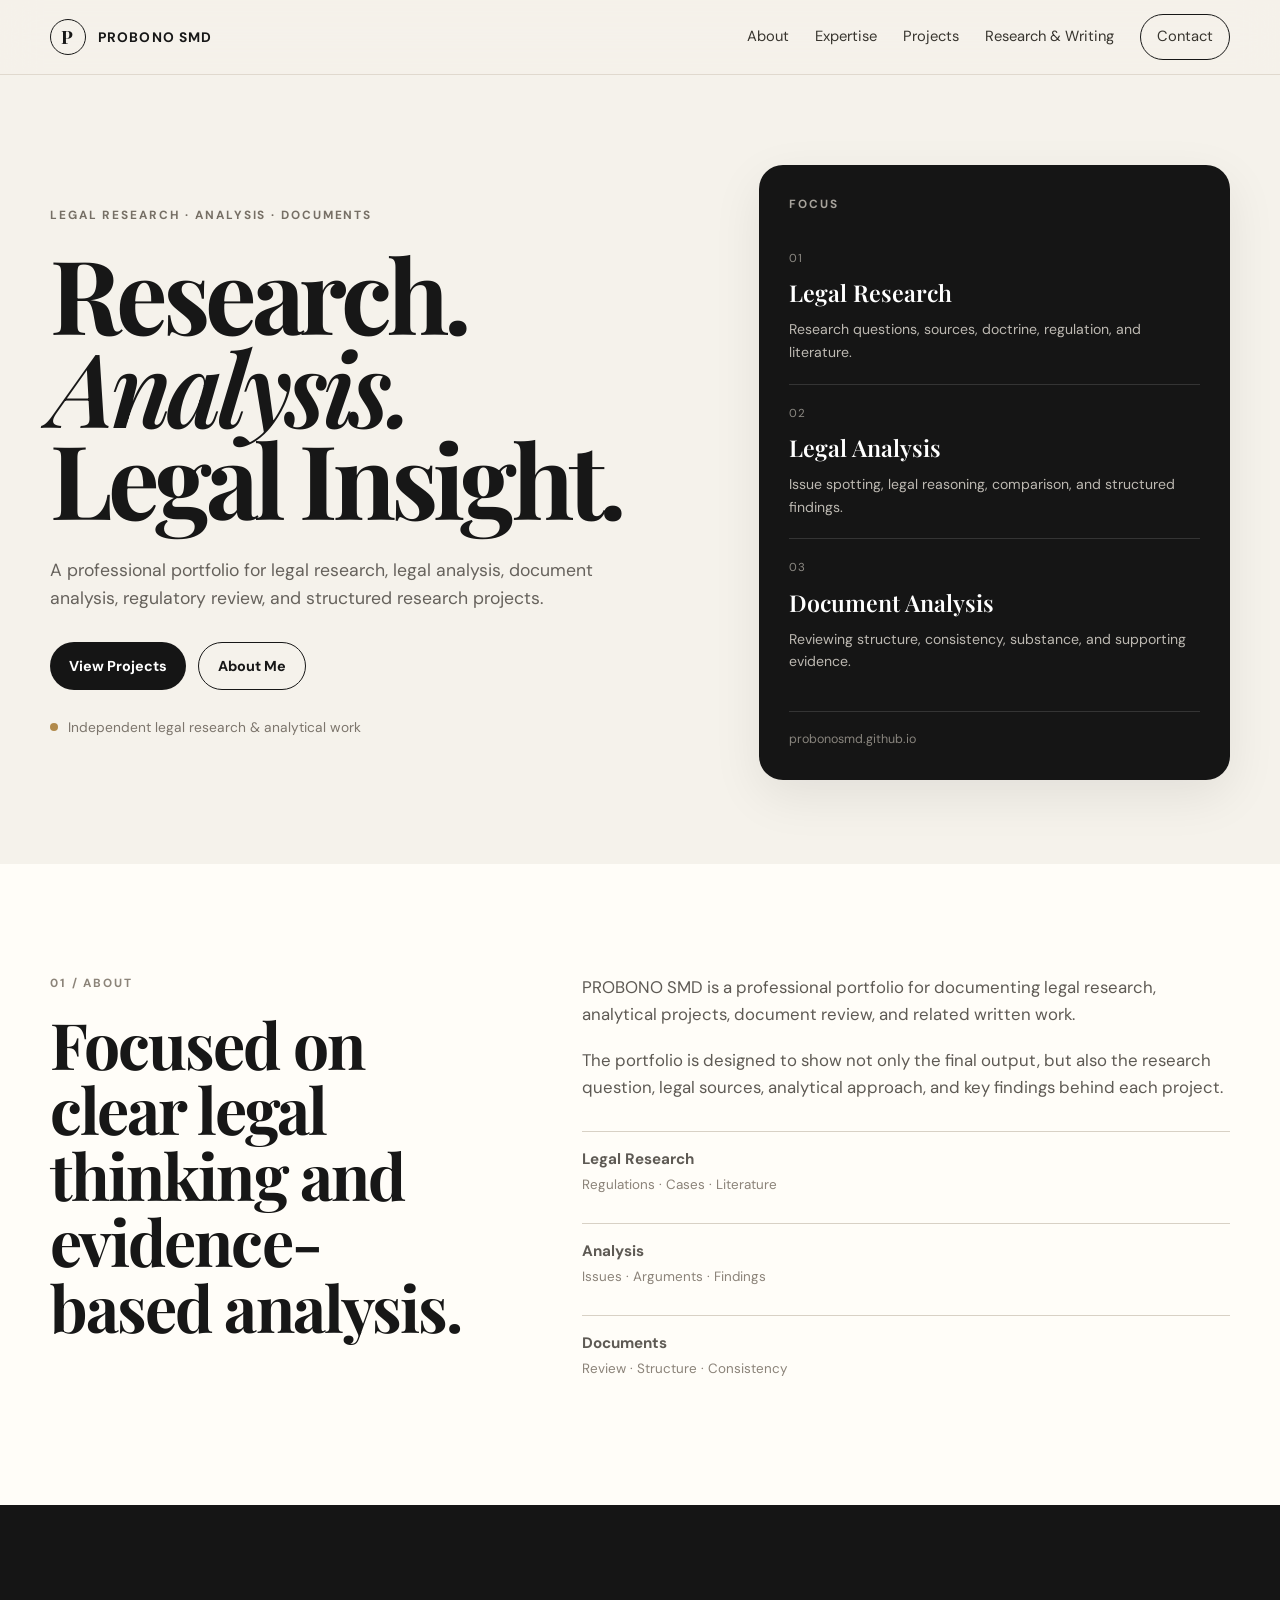
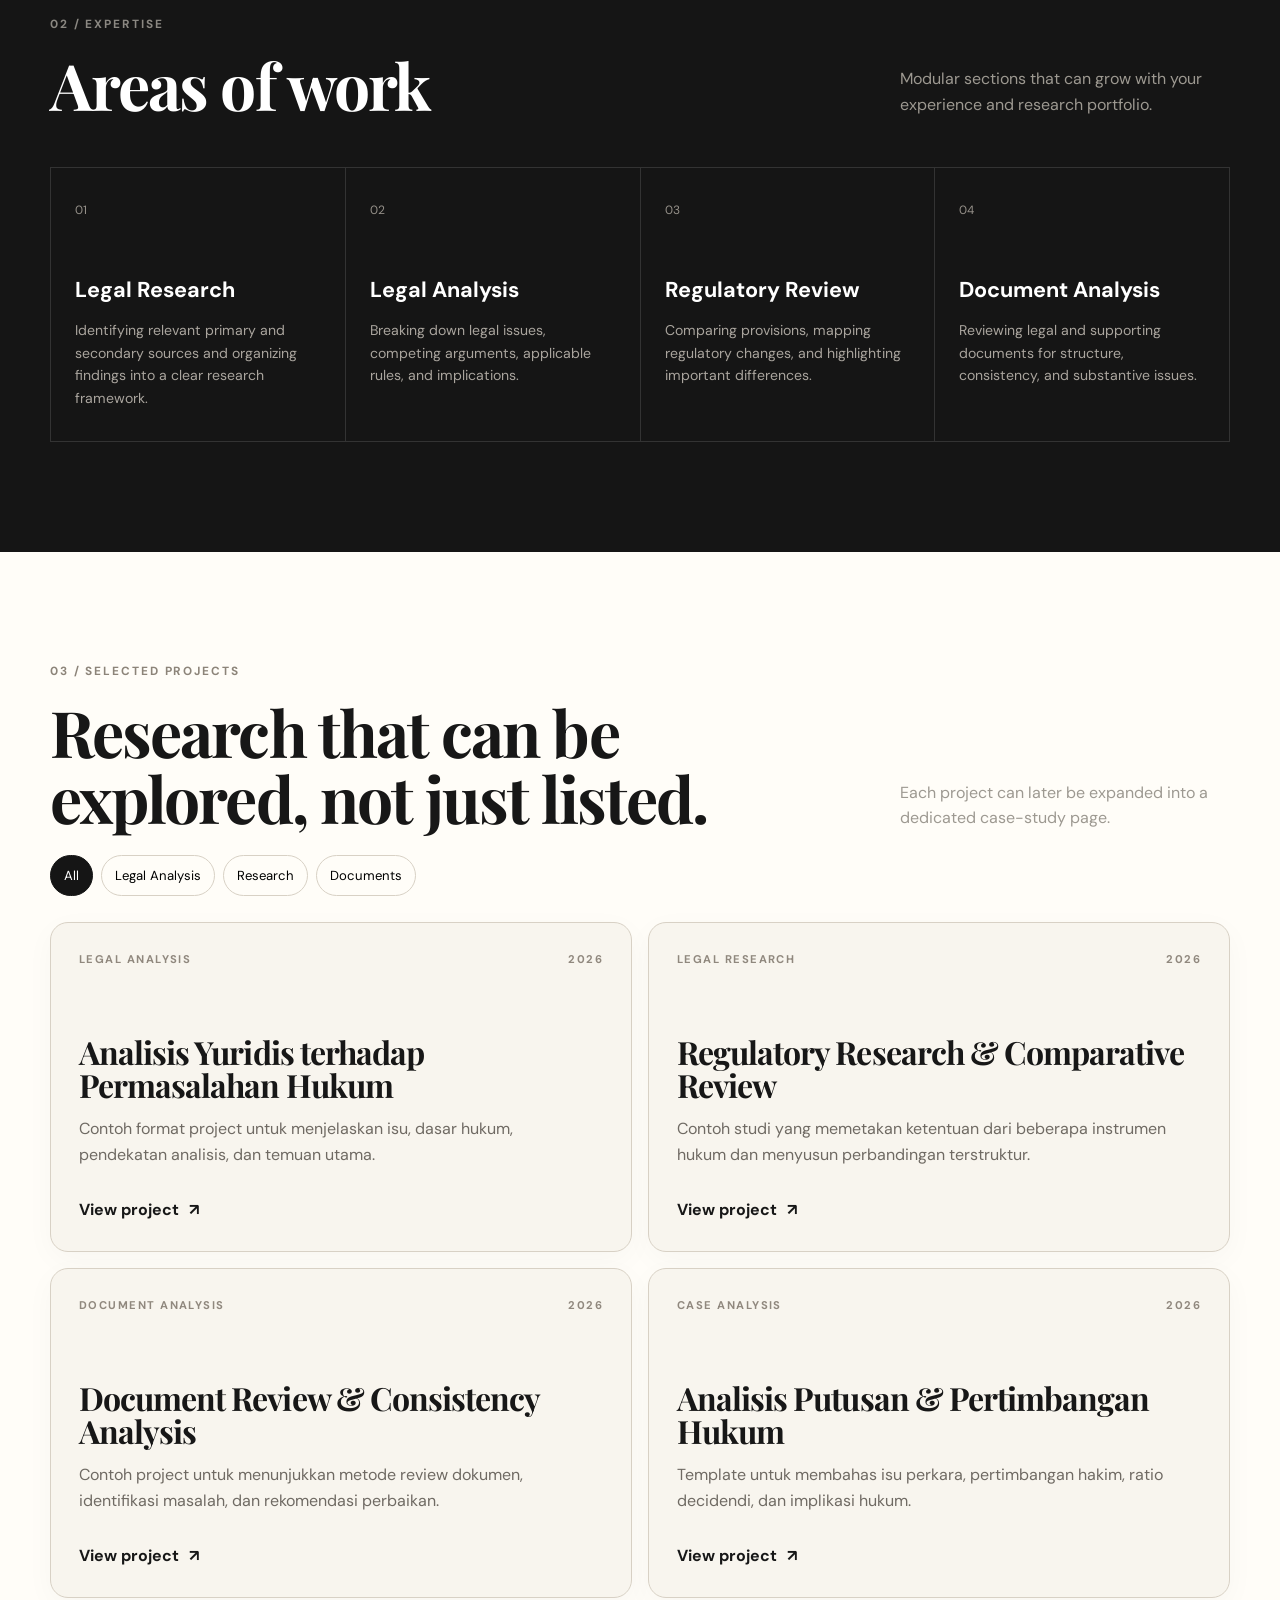
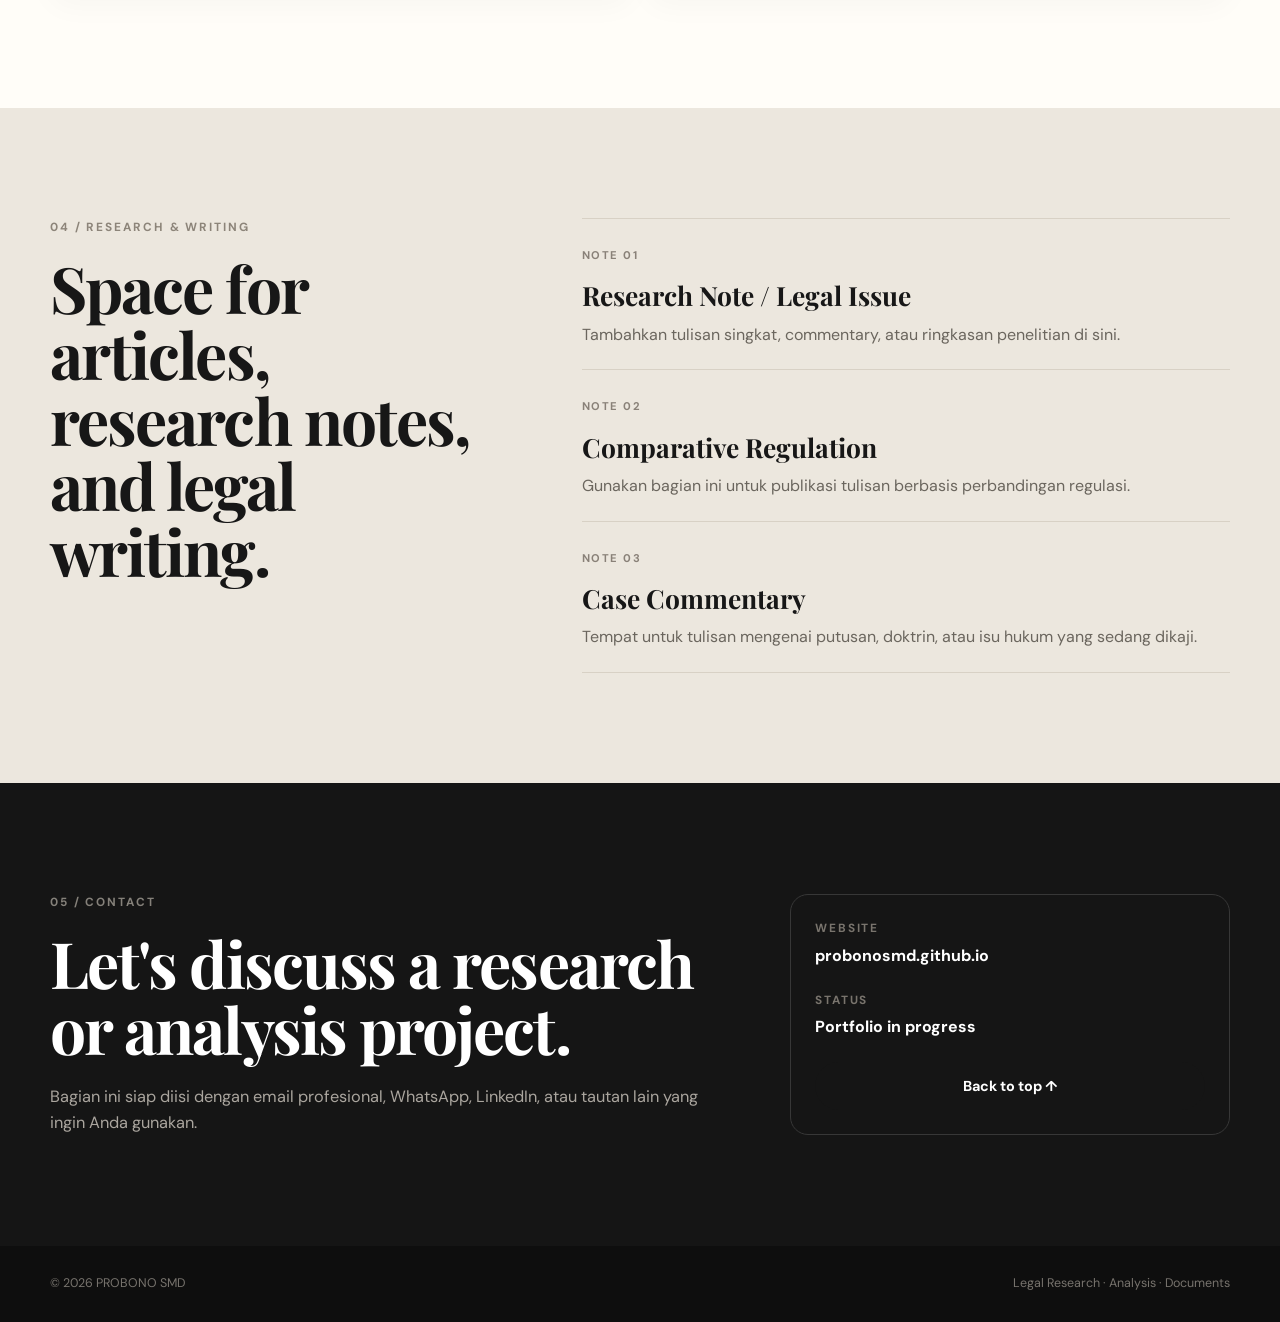
<file: index.html>
<!DOCTYPE html>
<html lang="id">
<head>
  <meta charset="UTF-8">
  <meta name="viewport" content="width=device-width, initial-scale=1.0">
  <meta name="description" content="PROBONO SMD — Legal Research, Legal Analysis, and Document Analysis portfolio.">
  <title>PROBONO SMD — Legal Research & Analysis</title>
  <link rel="preconnect" href="https://fonts.googleapis.com">
  <link rel="preconnect" href="https://fonts.gstatic.com" crossorigin>
  <link href="https://fonts.googleapis.com/css2?family=DM+Sans:wght@400;500;600;700&family=Playfair+Display:wght@600;700&display=swap" rel="stylesheet">
  <link rel="stylesheet" href="style.css">
</head>
<body>
  <header class="site-header">
    <div class="container nav-wrap">
      <a class="brand" href="#home" aria-label="PROBONO SMD home">
        <span class="brand-mark">P</span>
        <span>PROBONO SMD</span>
      </a>

      <button class="menu-toggle" aria-label="Buka menu" aria-expanded="false">☰</button>

      <nav class="nav" aria-label="Navigasi utama">
        <a href="#about">About</a>
        <a href="#expertise">Expertise</a>
        <a href="#projects">Projects</a>
        <a href="#research">Research & Writing</a>
        <a href="#contact" class="nav-cta">Contact</a>
      </nav>
    </div>
  </header>

  <main id="home">
    <section class="hero">
      <div class="container hero-grid">
        <div class="hero-copy">
          <p class="eyebrow">LEGAL RESEARCH · ANALYSIS · DOCUMENTS</p>
          <h1>Research.<br><em>Analysis.</em><br>Legal Insight.</h1>
          <p class="hero-text">
            A professional portfolio for legal research, legal analysis, document analysis,
            regulatory review, and structured research projects.
          </p>

          <div class="hero-actions">
            <a class="btn btn-primary" href="#projects">View Projects</a>
            <a class="btn btn-secondary" href="#about">About Me</a>
          </div>

          <div class="hero-note">
            <span class="dot"></span>
            Independent legal research & analytical work
          </div>
        </div>

        <div class="hero-panel">
          <div class="panel-label">FOCUS</div>
          <div class="panel-list">
            <div>
              <span>01</span>
              <strong>Legal Research</strong>
              <p>Research questions, sources, doctrine, regulation, and literature.</p>
            </div>
            <div>
              <span>02</span>
              <strong>Legal Analysis</strong>
              <p>Issue spotting, legal reasoning, comparison, and structured findings.</p>
            </div>
            <div>
              <span>03</span>
              <strong>Document Analysis</strong>
              <p>Reviewing structure, consistency, substance, and supporting evidence.</p>
            </div>
          </div>
          <div class="panel-footer">probonosmd.github.io</div>
        </div>
      </div>
    </section>

    <section id="about" class="section section-light">
      <div class="container two-col">
        <div>
          <p class="section-kicker">01 / ABOUT</p>
          <h2>Focused on clear legal thinking and evidence-based analysis.</h2>
        </div>
        <div class="section-body">
          <p>
            PROBONO SMD is a professional portfolio for documenting legal research,
            analytical projects, document review, and related written work.
          </p>
          <p>
            The portfolio is designed to show not only the final output, but also the
            research question, legal sources, analytical approach, and key findings behind each project.
          </p>
          <div class="facts">
            <div><strong>Legal Research</strong><span>Regulations · Cases · Literature</span></div>
            <div><strong>Analysis</strong><span>Issues · Arguments · Findings</span></div>
            <div><strong>Documents</strong><span>Review · Structure · Consistency</span></div>
          </div>
        </div>
      </div>
    </section>

    <section id="expertise" class="section section-dark">
      <div class="container">
        <p class="section-kicker">02 / EXPERTISE</p>
        <div class="section-heading">
          <h2>Areas of work</h2>
          <p>Modular sections that can grow with your experience and research portfolio.</p>
        </div>

        <div class="expertise-grid">
          <article class="expertise-card">
            <span>01</span>
            <h3>Legal Research</h3>
            <p>Identifying relevant primary and secondary sources and organizing findings into a clear research framework.</p>
          </article>
          <article class="expertise-card">
            <span>02</span>
            <h3>Legal Analysis</h3>
            <p>Breaking down legal issues, competing arguments, applicable rules, and implications.</p>
          </article>
          <article class="expertise-card">
            <span>03</span>
            <h3>Regulatory Review</h3>
            <p>Comparing provisions, mapping regulatory changes, and highlighting important differences.</p>
          </article>
          <article class="expertise-card">
            <span>04</span>
            <h3>Document Analysis</h3>
            <p>Reviewing legal and supporting documents for structure, consistency, and substantive issues.</p>
          </article>
        </div>
      </div>
    </section>

    <section id="projects" class="section section-light">
      <div class="container">
        <div class="section-heading project-heading">
          <div>
            <p class="section-kicker">03 / SELECTED PROJECTS</p>
            <h2>Research that can be explored, not just listed.</h2>
          </div>
          <p>Each project can later be expanded into a dedicated case-study page.</p>
        </div>

        <div class="filter-bar" role="tablist" aria-label="Filter projects">
          <button class="filter-btn active" data-filter="all">All</button>
          <button class="filter-btn" data-filter="analysis">Legal Analysis</button>
          <button class="filter-btn" data-filter="research">Research</button>
          <button class="filter-btn" data-filter="documents">Documents</button>
        </div>

        <div class="project-grid">
          <article class="project-card" data-category="analysis">
            <div class="project-meta"><span>LEGAL ANALYSIS</span><span>2026</span></div>
            <h3>Analisis Yuridis terhadap Permasalahan Hukum</h3>
            <p>Contoh format project untuk menjelaskan isu, dasar hukum, pendekatan analisis, dan temuan utama.</p>
            <a href="projects/project-legal-analysis.html">View project <span>↗</span></a>
          </article>

          <article class="project-card" data-category="research">
            <div class="project-meta"><span>LEGAL RESEARCH</span><span>2026</span></div>
            <h3>Regulatory Research & Comparative Review</h3>
            <p>Contoh studi yang memetakan ketentuan dari beberapa instrumen hukum dan menyusun perbandingan terstruktur.</p>
            <a href="projects/project-regulatory-research.html">View project <span>↗</span></a>
          </article>

          <article class="project-card" data-category="documents">
            <div class="project-meta"><span>DOCUMENT ANALYSIS</span><span>2026</span></div>
            <h3>Document Review & Consistency Analysis</h3>
            <p>Contoh project untuk menunjukkan metode review dokumen, identifikasi masalah, dan rekomendasi perbaikan.</p>
            <a href="projects/project-document-analysis.html">View project <span>↗</span></a>
          </article>

          <article class="project-card" data-category="analysis">
            <div class="project-meta"><span>CASE ANALYSIS</span><span>2026</span></div>
            <h3>Analisis Putusan & Pertimbangan Hukum</h3>
            <p>Template untuk membahas isu perkara, pertimbangan hakim, ratio decidendi, dan implikasi hukum.</p>
            <a href="projects/project-case-analysis.html">View project <span>↗</span></a>
          </article>
        </div>
      </div>
    </section>

    <section id="research" class="section section-soft">
      <div class="container two-col">
        <div>
          <p class="section-kicker">04 / RESEARCH & WRITING</p>
          <h2>Space for articles, research notes, and legal writing.</h2>
        </div>
        <div class="research-list">
          <article>
            <span>NOTE 01</span>
            <h3>Research Note / Legal Issue</h3>
            <p>Tambahkan tulisan singkat, commentary, atau ringkasan penelitian di sini.</p>
          </article>
          <article>
            <span>NOTE 02</span>
            <h3>Comparative Regulation</h3>
            <p>Gunakan bagian ini untuk publikasi tulisan berbasis perbandingan regulasi.</p>
          </article>
          <article>
            <span>NOTE 03</span>
            <h3>Case Commentary</h3>
            <p>Tempat untuk tulisan mengenai putusan, doktrin, atau isu hukum yang sedang dikaji.</p>
          </article>
        </div>
      </div>
    </section>

    <section id="contact" class="section contact">
      <div class="container contact-inner">
        <div>
          <p class="section-kicker">05 / CONTACT</p>
          <h2>Let's discuss a research or analysis project.</h2>
          <p class="contact-text">
            Bagian ini siap diisi dengan email profesional, WhatsApp, LinkedIn,
            atau tautan lain yang ingin Anda gunakan.
          </p>
        </div>
        <div class="contact-box">
          <div>
            <span class="contact-label">WEBSITE</span>
            <strong>probonosmd.github.io</strong>
          </div>
          <div>
            <span class="contact-label">STATUS</span>
            <strong>Portfolio in progress</strong>
          </div>
          <a href="#home" class="btn btn-primary">Back to top ↑</a>
        </div>
      </div>
    </section>
  </main>

  <footer class="site-footer">
    <div class="container footer-wrap">
      <span>© 2026 PROBONO SMD</span>
      <span>Legal Research · Analysis · Documents</span>
    </div>
  </footer>

  <script src="script.js"></script>
</body>
</html>
</file>
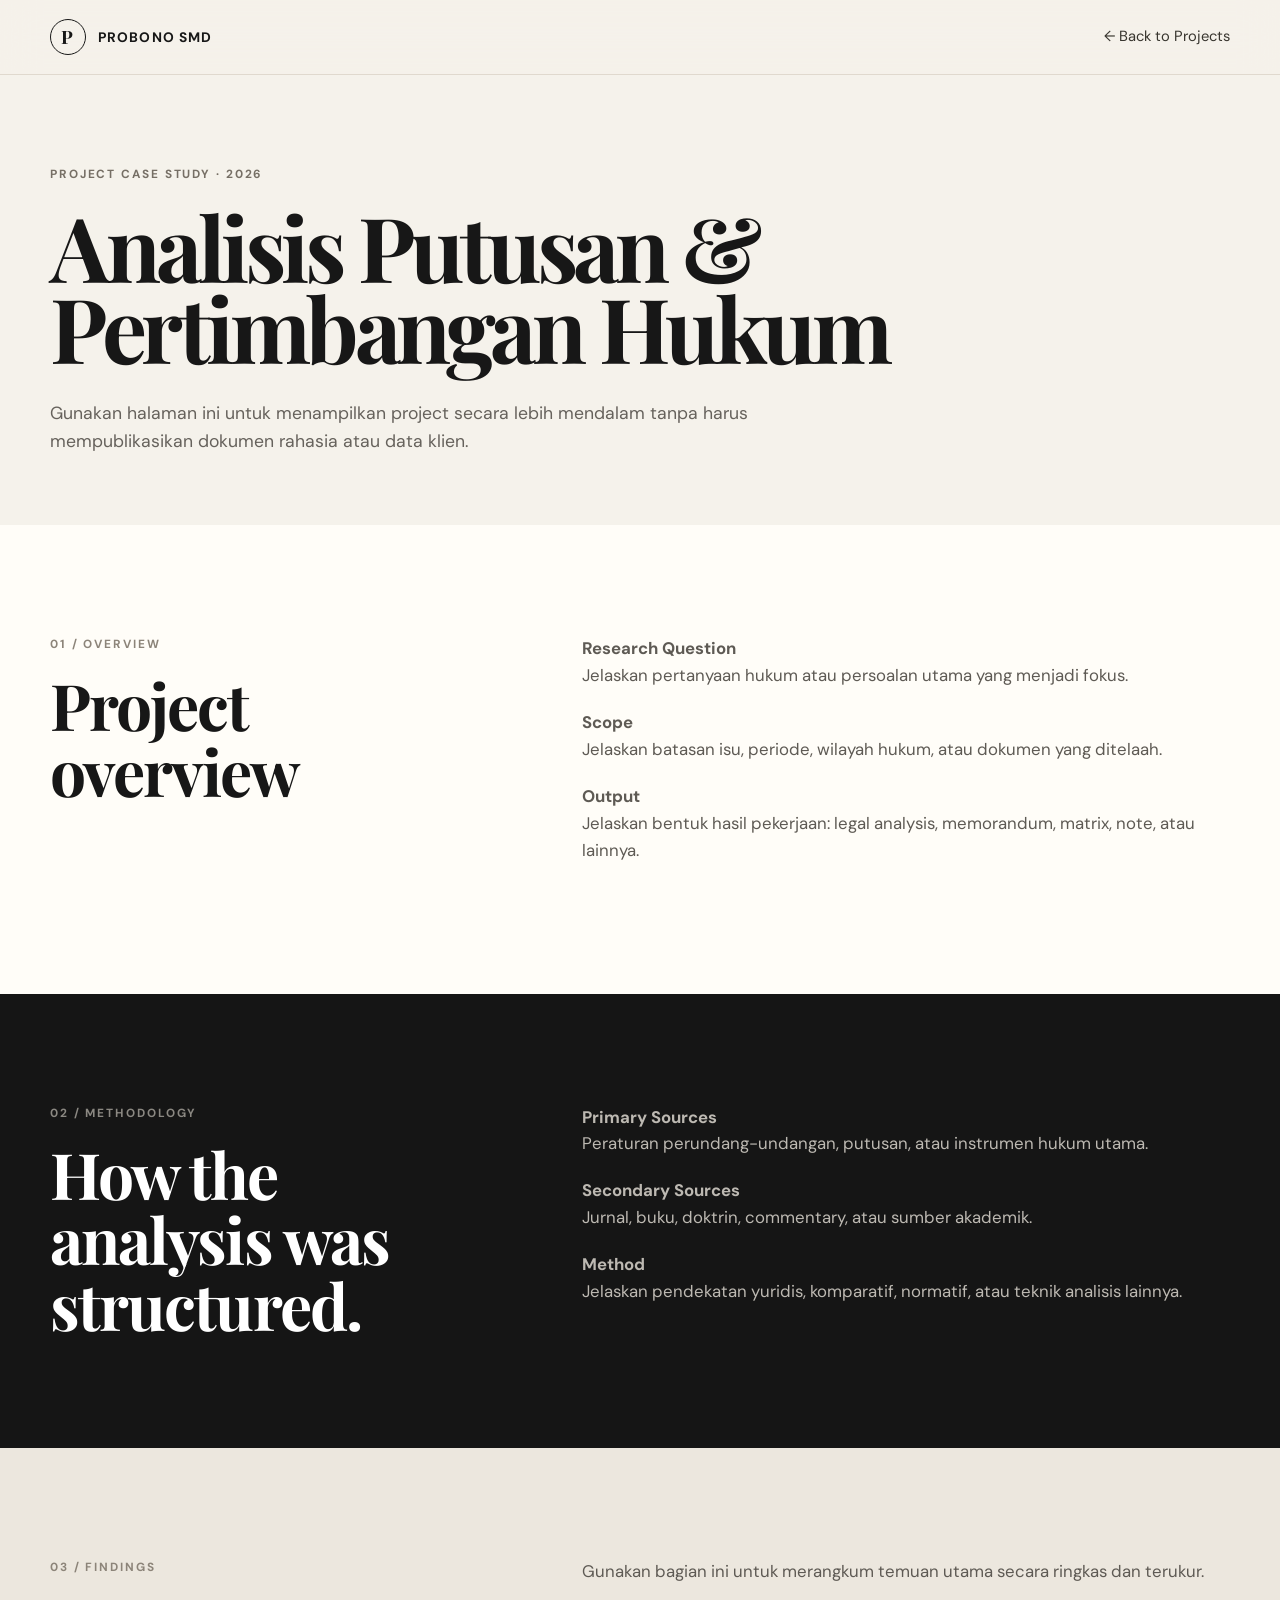
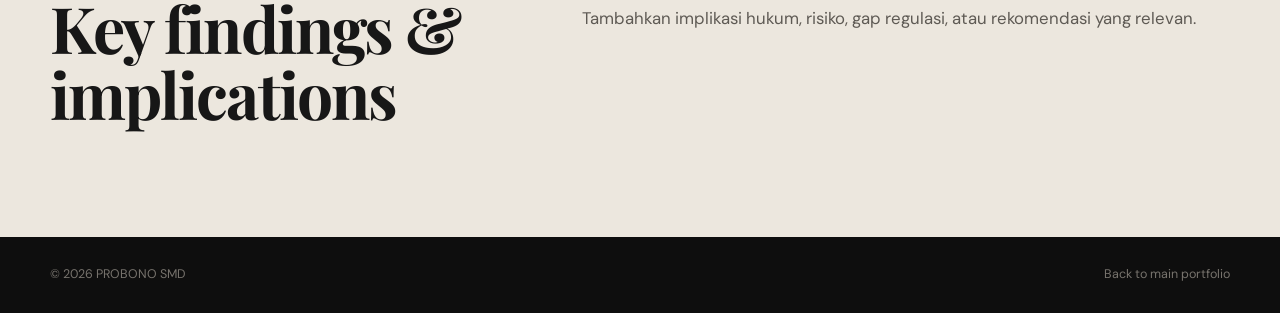
<file: projects/project-case-analysis.html>
<!DOCTYPE html>
<html lang="id">
<head>
  <meta charset="UTF-8">
  <meta name="viewport" content="width=device-width, initial-scale=1.0">
  <title>Analisis Putusan & Pertimbangan Hukum — PROBONO SMD</title>
  <link rel="preconnect" href="https://fonts.googleapis.com">
  <link rel="preconnect" href="https://fonts.gstatic.com" crossorigin>
  <link href="https://fonts.googleapis.com/css2?family=DM+Sans:wght@400;500;600;700&family=Playfair+Display:wght@600;700&display=swap" rel="stylesheet">
  <link rel="stylesheet" href="../style.css">
</head>
<body>
  <header class="site-header">
    <div class="container nav-wrap">
      <a class="brand" href="../index.html">
        <span class="brand-mark">P</span><span>PROBONO SMD</span>
      </a>
      <nav class="nav" style="display:flex">
        <a href="../index.html#projects">← Back to Projects</a>
      </nav>
    </div>
  </header>

  <main>
    <section class="hero" style="padding-bottom:40px">
      <div class="container">
        <p class="eyebrow">PROJECT CASE STUDY · 2026</p>
        <h1 style="font-size:clamp(3rem,7vw,6rem); max-width:900px">Analisis Putusan & Pertimbangan Hukum</h1>
        <p class="hero-text" style="max-width:760px">
          Gunakan halaman ini untuk menampilkan project secara lebih mendalam tanpa harus mempublikasikan dokumen rahasia atau data klien.
        </p>
      </div>
    </section>

    <section class="section section-light">
      <div class="container two-col">
        <div>
          <p class="section-kicker">01 / OVERVIEW</p>
          <h2>Project overview</h2>
        </div>
        <div class="section-body">
          <p><strong>Research Question</strong><br>Jelaskan pertanyaan hukum atau persoalan utama yang menjadi fokus.</p>
          <p><strong>Scope</strong><br>Jelaskan batasan isu, periode, wilayah hukum, atau dokumen yang ditelaah.</p>
          <p><strong>Output</strong><br>Jelaskan bentuk hasil pekerjaan: legal analysis, memorandum, matrix, note, atau lainnya.</p>
        </div>
      </div>
    </section>

    <section class="section section-dark">
      <div class="container two-col">
        <div>
          <p class="section-kicker">02 / METHODOLOGY</p>
          <h2>How the analysis was structured.</h2>
        </div>
        <div class="section-body" style="color:#bdb9b2">
          <p><strong>Primary Sources</strong><br>Peraturan perundang-undangan, putusan, atau instrumen hukum utama.</p>
          <p><strong>Secondary Sources</strong><br>Jurnal, buku, doktrin, commentary, atau sumber akademik.</p>
          <p><strong>Method</strong><br>Jelaskan pendekatan yuridis, komparatif, normatif, atau teknik analisis lainnya.</p>
        </div>
      </div>
    </section>

    <section class="section section-soft">
      <div class="container two-col">
        <div>
          <p class="section-kicker">03 / FINDINGS</p>
          <h2>Key findings & implications</h2>
        </div>
        <div class="section-body">
          <p>Gunakan bagian ini untuk merangkum temuan utama secara ringkas dan terukur.</p>
          <p>Tambahkan implikasi hukum, risiko, gap regulasi, atau rekomendasi yang relevan.</p>
        </div>
      </div>
    </section>
  </main>

  <footer class="site-footer">
    <div class="container footer-wrap">
      <span>© 2026 PROBONO SMD</span>
      <a href="../index.html">Back to main portfolio</a>
    </div>
  </footer>
</body>
</html>
</file>
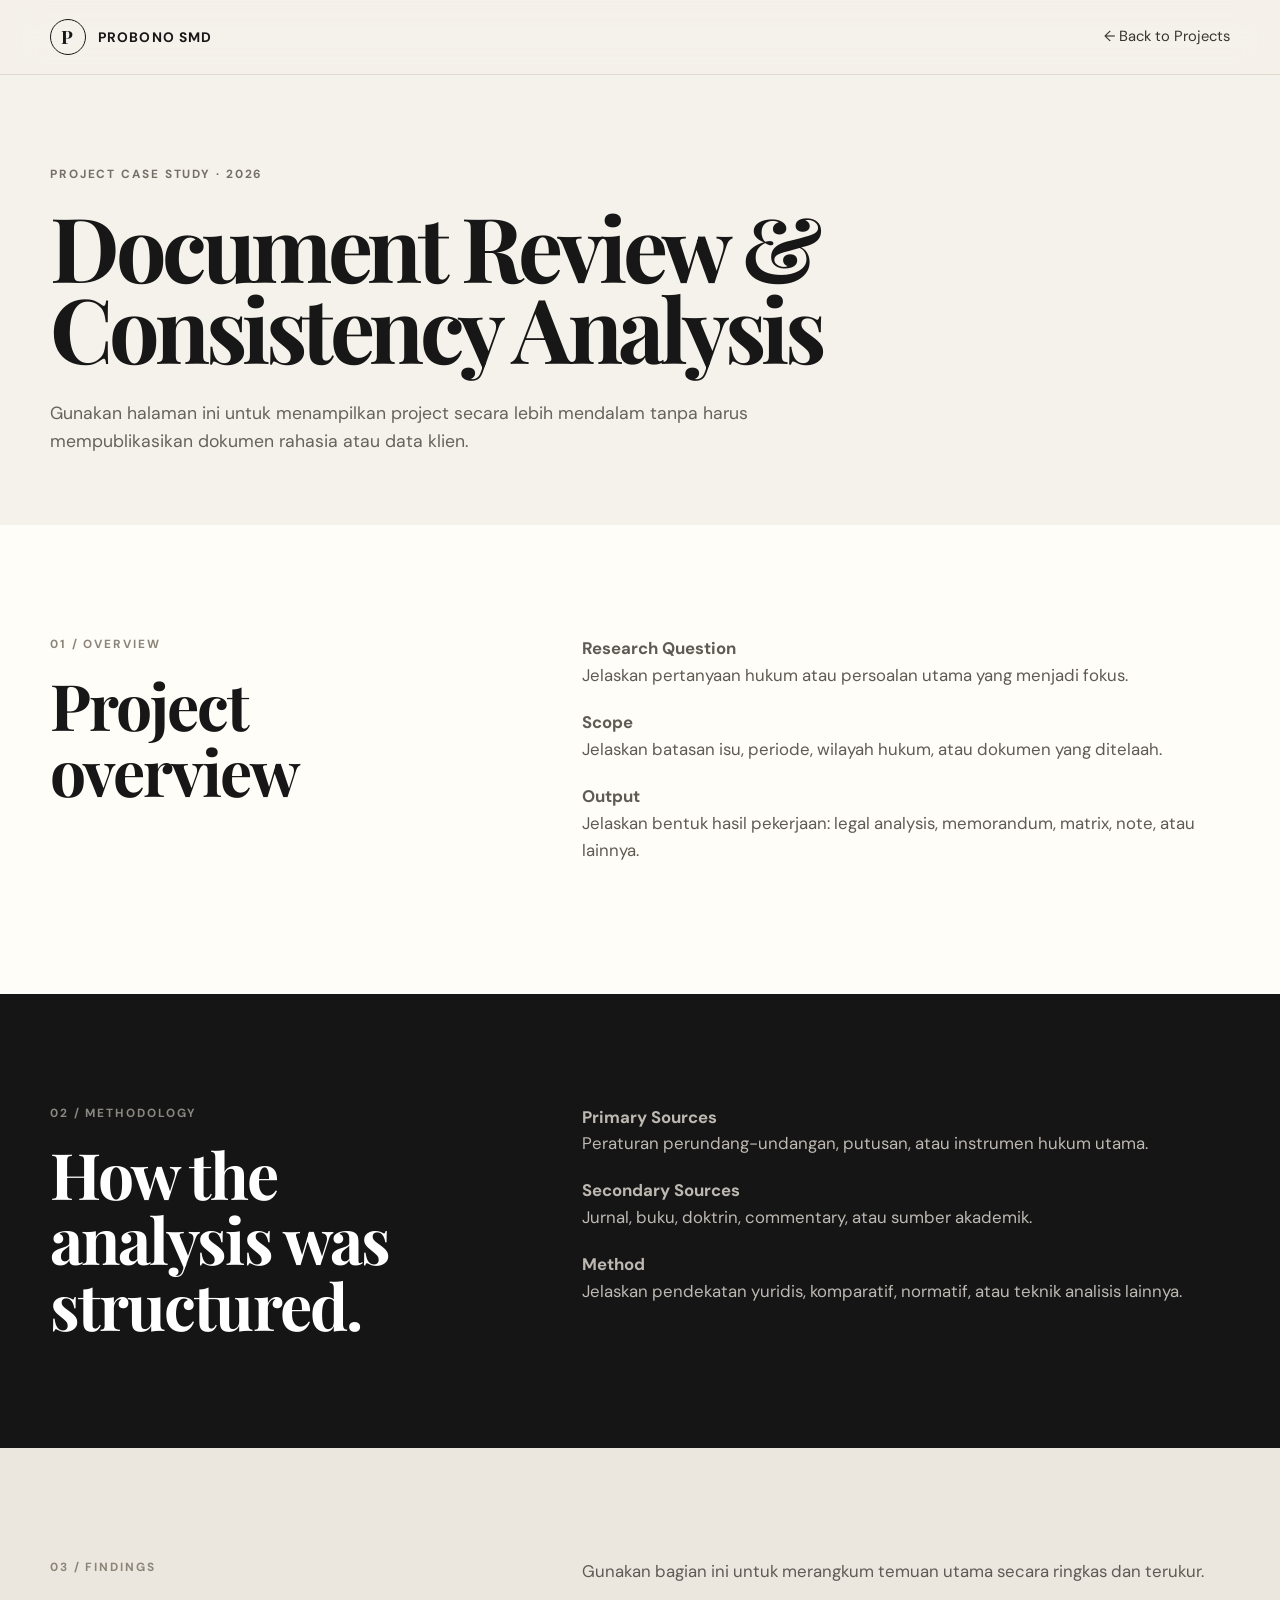
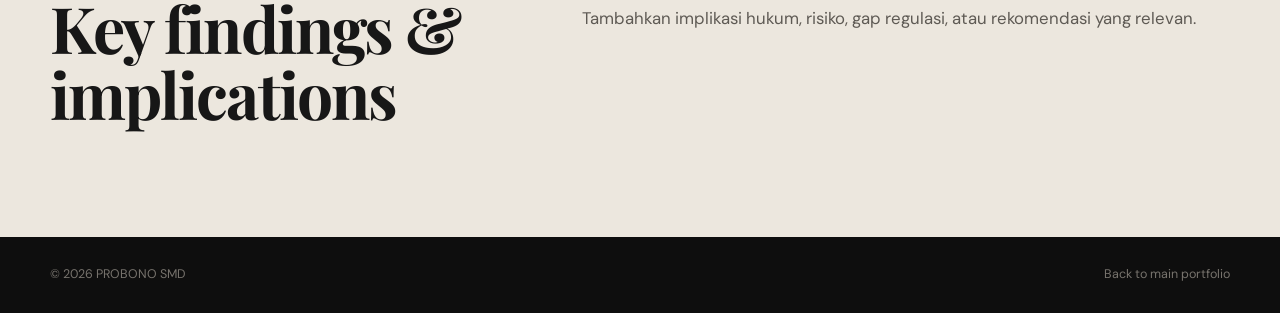
<file: projects/project-document-analysis.html>
<!DOCTYPE html>
<html lang="id">
<head>
  <meta charset="UTF-8">
  <meta name="viewport" content="width=device-width, initial-scale=1.0">
  <title>Document Review & Consistency Analysis — PROBONO SMD</title>
  <link rel="preconnect" href="https://fonts.googleapis.com">
  <link rel="preconnect" href="https://fonts.gstatic.com" crossorigin>
  <link href="https://fonts.googleapis.com/css2?family=DM+Sans:wght@400;500;600;700&family=Playfair+Display:wght@600;700&display=swap" rel="stylesheet">
  <link rel="stylesheet" href="../style.css">
</head>
<body>
  <header class="site-header">
    <div class="container nav-wrap">
      <a class="brand" href="../index.html">
        <span class="brand-mark">P</span><span>PROBONO SMD</span>
      </a>
      <nav class="nav" style="display:flex">
        <a href="../index.html#projects">← Back to Projects</a>
      </nav>
    </div>
  </header>

  <main>
    <section class="hero" style="padding-bottom:40px">
      <div class="container">
        <p class="eyebrow">PROJECT CASE STUDY · 2026</p>
        <h1 style="font-size:clamp(3rem,7vw,6rem); max-width:900px">Document Review & Consistency Analysis</h1>
        <p class="hero-text" style="max-width:760px">
          Gunakan halaman ini untuk menampilkan project secara lebih mendalam tanpa harus mempublikasikan dokumen rahasia atau data klien.
        </p>
      </div>
    </section>

    <section class="section section-light">
      <div class="container two-col">
        <div>
          <p class="section-kicker">01 / OVERVIEW</p>
          <h2>Project overview</h2>
        </div>
        <div class="section-body">
          <p><strong>Research Question</strong><br>Jelaskan pertanyaan hukum atau persoalan utama yang menjadi fokus.</p>
          <p><strong>Scope</strong><br>Jelaskan batasan isu, periode, wilayah hukum, atau dokumen yang ditelaah.</p>
          <p><strong>Output</strong><br>Jelaskan bentuk hasil pekerjaan: legal analysis, memorandum, matrix, note, atau lainnya.</p>
        </div>
      </div>
    </section>

    <section class="section section-dark">
      <div class="container two-col">
        <div>
          <p class="section-kicker">02 / METHODOLOGY</p>
          <h2>How the analysis was structured.</h2>
        </div>
        <div class="section-body" style="color:#bdb9b2">
          <p><strong>Primary Sources</strong><br>Peraturan perundang-undangan, putusan, atau instrumen hukum utama.</p>
          <p><strong>Secondary Sources</strong><br>Jurnal, buku, doktrin, commentary, atau sumber akademik.</p>
          <p><strong>Method</strong><br>Jelaskan pendekatan yuridis, komparatif, normatif, atau teknik analisis lainnya.</p>
        </div>
      </div>
    </section>

    <section class="section section-soft">
      <div class="container two-col">
        <div>
          <p class="section-kicker">03 / FINDINGS</p>
          <h2>Key findings & implications</h2>
        </div>
        <div class="section-body">
          <p>Gunakan bagian ini untuk merangkum temuan utama secara ringkas dan terukur.</p>
          <p>Tambahkan implikasi hukum, risiko, gap regulasi, atau rekomendasi yang relevan.</p>
        </div>
      </div>
    </section>
  </main>

  <footer class="site-footer">
    <div class="container footer-wrap">
      <span>© 2026 PROBONO SMD</span>
      <a href="../index.html">Back to main portfolio</a>
    </div>
  </footer>
</body>
</html>
</file>
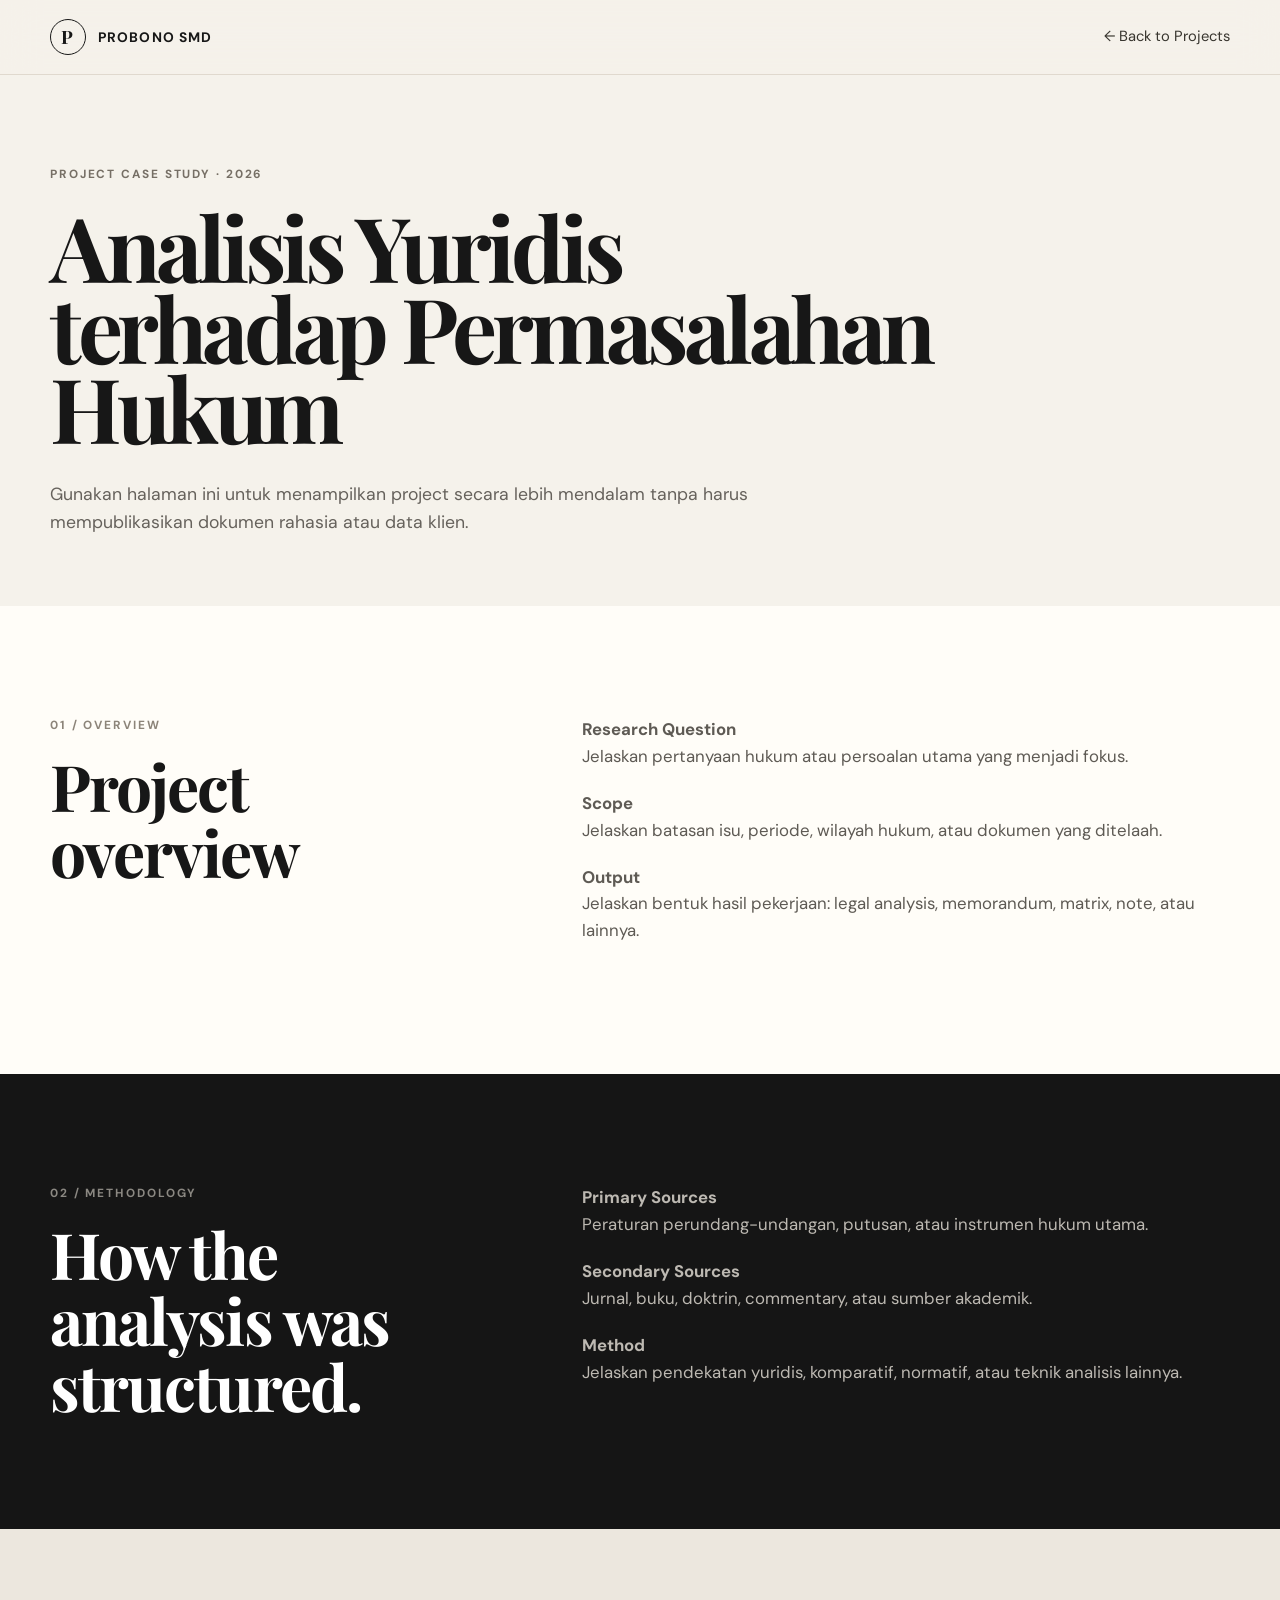
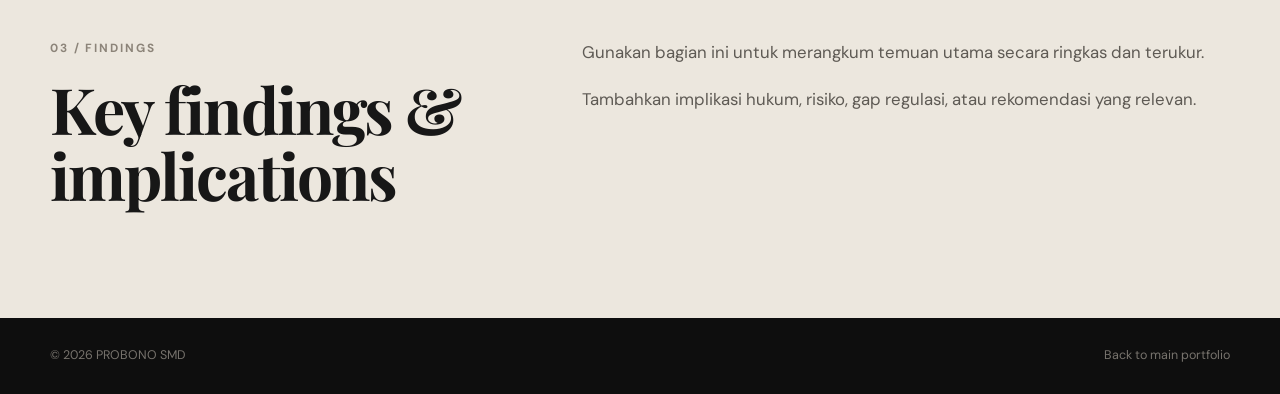
<file: projects/project-legal-analysis.html>
<!DOCTYPE html>
<html lang="id">
<head>
  <meta charset="UTF-8">
  <meta name="viewport" content="width=device-width, initial-scale=1.0">
  <title>Analisis Yuridis terhadap Permasalahan Hukum — PROBONO SMD</title>
  <link rel="preconnect" href="https://fonts.googleapis.com">
  <link rel="preconnect" href="https://fonts.gstatic.com" crossorigin>
  <link href="https://fonts.googleapis.com/css2?family=DM+Sans:wght@400;500;600;700&family=Playfair+Display:wght@600;700&display=swap" rel="stylesheet">
  <link rel="stylesheet" href="../style.css">
</head>
<body>
  <header class="site-header">
    <div class="container nav-wrap">
      <a class="brand" href="../index.html">
        <span class="brand-mark">P</span><span>PROBONO SMD</span>
      </a>
      <nav class="nav" style="display:flex">
        <a href="../index.html#projects">← Back to Projects</a>
      </nav>
    </div>
  </header>

  <main>
    <section class="hero" style="padding-bottom:40px">
      <div class="container">
        <p class="eyebrow">PROJECT CASE STUDY · 2026</p>
        <h1 style="font-size:clamp(3rem,7vw,6rem); max-width:900px">Analisis Yuridis terhadap Permasalahan Hukum</h1>
        <p class="hero-text" style="max-width:760px">
          Gunakan halaman ini untuk menampilkan project secara lebih mendalam tanpa harus mempublikasikan dokumen rahasia atau data klien.
        </p>
      </div>
    </section>

    <section class="section section-light">
      <div class="container two-col">
        <div>
          <p class="section-kicker">01 / OVERVIEW</p>
          <h2>Project overview</h2>
        </div>
        <div class="section-body">
          <p><strong>Research Question</strong><br>Jelaskan pertanyaan hukum atau persoalan utama yang menjadi fokus.</p>
          <p><strong>Scope</strong><br>Jelaskan batasan isu, periode, wilayah hukum, atau dokumen yang ditelaah.</p>
          <p><strong>Output</strong><br>Jelaskan bentuk hasil pekerjaan: legal analysis, memorandum, matrix, note, atau lainnya.</p>
        </div>
      </div>
    </section>

    <section class="section section-dark">
      <div class="container two-col">
        <div>
          <p class="section-kicker">02 / METHODOLOGY</p>
          <h2>How the analysis was structured.</h2>
        </div>
        <div class="section-body" style="color:#bdb9b2">
          <p><strong>Primary Sources</strong><br>Peraturan perundang-undangan, putusan, atau instrumen hukum utama.</p>
          <p><strong>Secondary Sources</strong><br>Jurnal, buku, doktrin, commentary, atau sumber akademik.</p>
          <p><strong>Method</strong><br>Jelaskan pendekatan yuridis, komparatif, normatif, atau teknik analisis lainnya.</p>
        </div>
      </div>
    </section>

    <section class="section section-soft">
      <div class="container two-col">
        <div>
          <p class="section-kicker">03 / FINDINGS</p>
          <h2>Key findings & implications</h2>
        </div>
        <div class="section-body">
          <p>Gunakan bagian ini untuk merangkum temuan utama secara ringkas dan terukur.</p>
          <p>Tambahkan implikasi hukum, risiko, gap regulasi, atau rekomendasi yang relevan.</p>
        </div>
      </div>
    </section>
  </main>

  <footer class="site-footer">
    <div class="container footer-wrap">
      <span>© 2026 PROBONO SMD</span>
      <a href="../index.html">Back to main portfolio</a>
    </div>
  </footer>
</body>
</html>
</file>
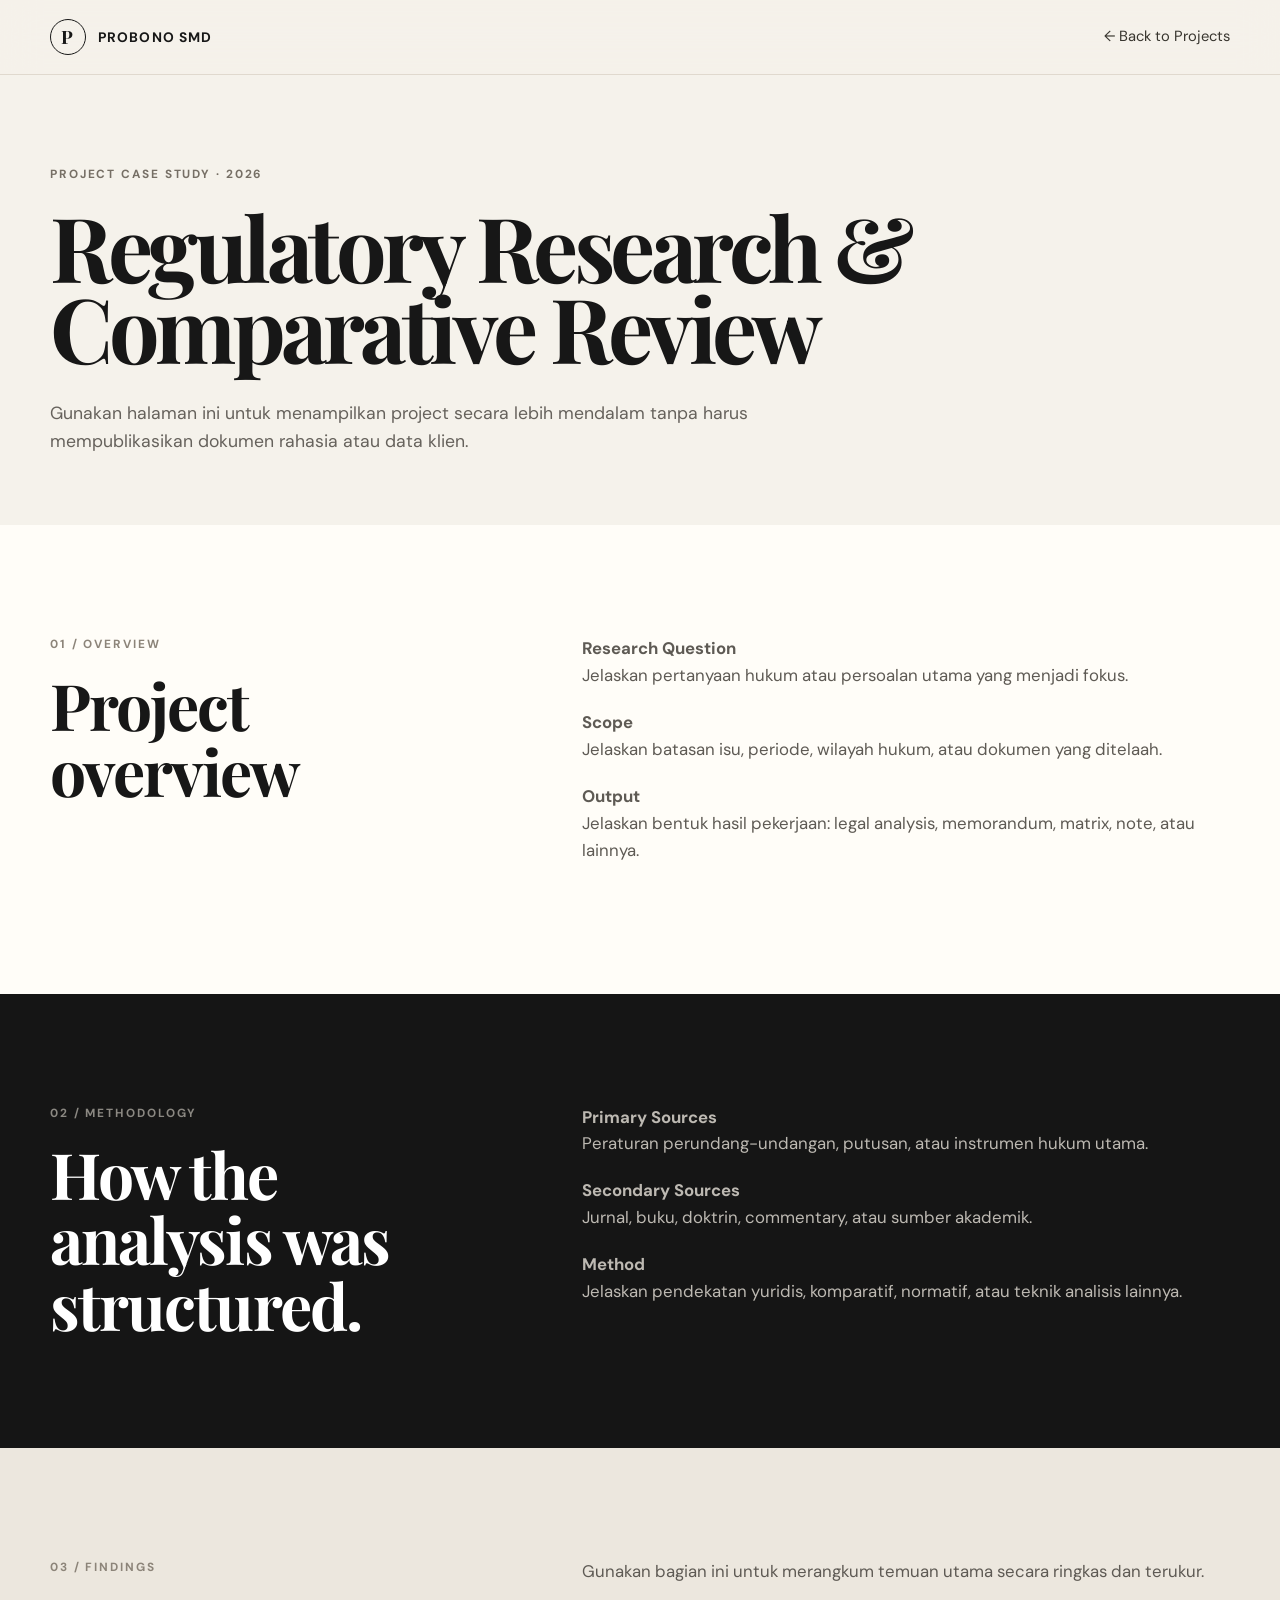
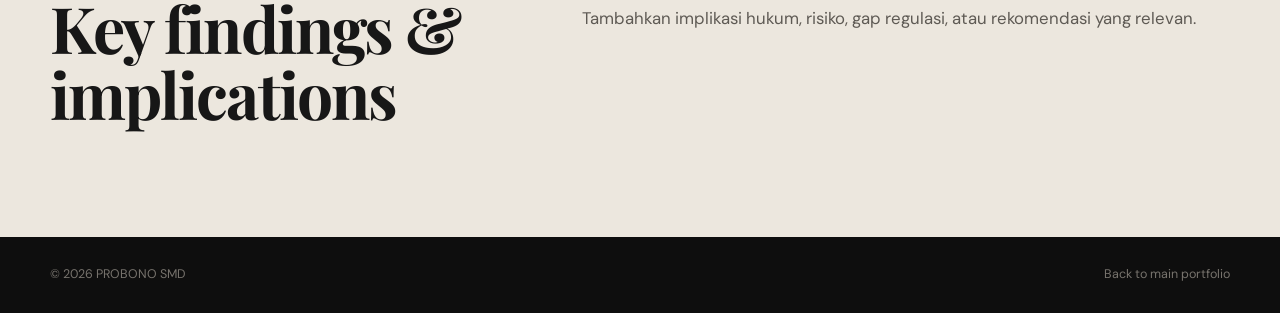
<file: projects/project-regulatory-research.html>
<!DOCTYPE html>
<html lang="id">
<head>
  <meta charset="UTF-8">
  <meta name="viewport" content="width=device-width, initial-scale=1.0">
  <title>Regulatory Research & Comparative Review — PROBONO SMD</title>
  <link rel="preconnect" href="https://fonts.googleapis.com">
  <link rel="preconnect" href="https://fonts.gstatic.com" crossorigin>
  <link href="https://fonts.googleapis.com/css2?family=DM+Sans:wght@400;500;600;700&family=Playfair+Display:wght@600;700&display=swap" rel="stylesheet">
  <link rel="stylesheet" href="../style.css">
</head>
<body>
  <header class="site-header">
    <div class="container nav-wrap">
      <a class="brand" href="../index.html">
        <span class="brand-mark">P</span><span>PROBONO SMD</span>
      </a>
      <nav class="nav" style="display:flex">
        <a href="../index.html#projects">← Back to Projects</a>
      </nav>
    </div>
  </header>

  <main>
    <section class="hero" style="padding-bottom:40px">
      <div class="container">
        <p class="eyebrow">PROJECT CASE STUDY · 2026</p>
        <h1 style="font-size:clamp(3rem,7vw,6rem); max-width:900px">Regulatory Research & Comparative Review</h1>
        <p class="hero-text" style="max-width:760px">
          Gunakan halaman ini untuk menampilkan project secara lebih mendalam tanpa harus mempublikasikan dokumen rahasia atau data klien.
        </p>
      </div>
    </section>

    <section class="section section-light">
      <div class="container two-col">
        <div>
          <p class="section-kicker">01 / OVERVIEW</p>
          <h2>Project overview</h2>
        </div>
        <div class="section-body">
          <p><strong>Research Question</strong><br>Jelaskan pertanyaan hukum atau persoalan utama yang menjadi fokus.</p>
          <p><strong>Scope</strong><br>Jelaskan batasan isu, periode, wilayah hukum, atau dokumen yang ditelaah.</p>
          <p><strong>Output</strong><br>Jelaskan bentuk hasil pekerjaan: legal analysis, memorandum, matrix, note, atau lainnya.</p>
        </div>
      </div>
    </section>

    <section class="section section-dark">
      <div class="container two-col">
        <div>
          <p class="section-kicker">02 / METHODOLOGY</p>
          <h2>How the analysis was structured.</h2>
        </div>
        <div class="section-body" style="color:#bdb9b2">
          <p><strong>Primary Sources</strong><br>Peraturan perundang-undangan, putusan, atau instrumen hukum utama.</p>
          <p><strong>Secondary Sources</strong><br>Jurnal, buku, doktrin, commentary, atau sumber akademik.</p>
          <p><strong>Method</strong><br>Jelaskan pendekatan yuridis, komparatif, normatif, atau teknik analisis lainnya.</p>
        </div>
      </div>
    </section>

    <section class="section section-soft">
      <div class="container two-col">
        <div>
          <p class="section-kicker">03 / FINDINGS</p>
          <h2>Key findings & implications</h2>
        </div>
        <div class="section-body">
          <p>Gunakan bagian ini untuk merangkum temuan utama secara ringkas dan terukur.</p>
          <p>Tambahkan implikasi hukum, risiko, gap regulasi, atau rekomendasi yang relevan.</p>
        </div>
      </div>
    </section>
  </main>

  <footer class="site-footer">
    <div class="container footer-wrap">
      <span>© 2026 PROBONO SMD</span>
      <a href="../index.html">Back to main portfolio</a>
    </div>
  </footer>
</body>
</html>
</file>
<file: style.css>
:root {
  --bg: #f5f2eb;
  --surface: #fffdf8;
  --text: #171717;
  --muted: #66625c;
  --line: #d8d1c5;
  --dark: #151515;
  --dark-soft: #202020;
  --accent: #b18a4b;
  --max: 1180px;
  --radius: 18px;
  --shadow: 0 16px 50px rgba(15, 15, 15, 0.08);
}

* { box-sizing: border-box; }
html { scroll-behavior: smooth; }
body {
  margin: 0;
  font-family: "DM Sans", sans-serif;
  color: var(--text);
  background: var(--bg);
  line-height: 1.6;
}
a { color: inherit; text-decoration: none; }
button { font: inherit; }

.container {
  width: min(var(--max), calc(100% - 40px));
  margin: 0 auto;
}

.site-header {
  position: sticky;
  top: 0;
  z-index: 20;
  backdrop-filter: blur(18px);
  background: rgba(245,242,235,.86);
  border-bottom: 1px solid rgba(216,209,197,.75);
}
.nav-wrap {
  min-height: 74px;
  display: flex;
  align-items: center;
  justify-content: space-between;
  gap: 24px;
}
.brand {
  display: inline-flex;
  align-items: center;
  gap: 12px;
  font-weight: 700;
  letter-spacing: .08em;
  font-size: .86rem;
}
.brand-mark {
  width: 36px;
  height: 36px;
  border: 1px solid var(--text);
  display: grid;
  place-items: center;
  border-radius: 50%;
  font-family: "Playfair Display", serif;
  font-size: 1.15rem;
}
.nav { display: flex; align-items: center; gap: 26px; font-size: .92rem; }
.nav a { color: #38352f; }
.nav a:hover { color: #000; }
.nav-cta {
  padding: 10px 16px;
  border: 1px solid var(--text);
  border-radius: 999px;
}
.menu-toggle { display: none; border: 0; background: transparent; font-size: 1.4rem; }

.hero { padding: 90px 0 84px; }
.hero-grid {
  display: grid;
  grid-template-columns: 1.15fr .85fr;
  gap: 72px;
  align-items: center;
}
.eyebrow, .section-kicker, .panel-label, .contact-label {
  font-size: .74rem;
  font-weight: 700;
  letter-spacing: .16em;
}
.eyebrow { margin: 0 0 22px; color: #766f65; }
.hero h1 {
  margin: 0;
  font-family: "Playfair Display", serif;
  font-size: clamp(4rem, 8vw, 7.3rem);
  line-height: .9;
  letter-spacing: -.05em;
}
.hero h1 em { font-style: italic; font-weight: 600; }
.hero-text {
  max-width: 610px;
  margin: 32px 0 30px;
  font-size: 1.1rem;
  color: var(--muted);
}
.hero-actions { display: flex; gap: 12px; flex-wrap: wrap; }
.btn {
  display: inline-flex;
  align-items: center;
  justify-content: center;
  min-height: 48px;
  padding: 0 19px;
  border-radius: 999px;
  font-weight: 700;
  font-size: .9rem;
  transition: transform .2s ease, opacity .2s ease;
}
.btn:hover { transform: translateY(-2px); }
.btn-primary { color: #fff; background: var(--dark); }
.btn-secondary { border: 1px solid var(--text); background: transparent; }

.hero-note {
  display: flex;
  align-items: center;
  gap: 10px;
  margin-top: 26px;
  color: #7c756c;
  font-size: .86rem;
}
.dot {
  width: 8px;
  height: 8px;
  border-radius: 50%;
  background: var(--accent);
}

.hero-panel {
  padding: 30px;
  background: var(--dark);
  color: #fff;
  border-radius: 24px;
  box-shadow: var(--shadow);
}
.panel-label { color: #a7a39c; margin-bottom: 16px; }
.panel-list { display: grid; gap: 0; }
.panel-list > div {
  padding: 20px 0;
  border-top: 1px solid #343434;
}
.panel-list > div:first-child { border-top: 0; }
.panel-list span { color: #8d8a84; display: block; margin-bottom: 6px; font-size: .72rem; letter-spacing: .1em; }
.panel-list strong { font-family: "Playfair Display", serif; font-size: 1.45rem; font-weight: 600; }
.panel-list p { margin: 7px 0 0; color: #bdb9b2; font-size: .88rem; }
.panel-footer {
  margin-top: 18px;
  padding-top: 18px;
  border-top: 1px solid #343434;
  color: #88847d;
  font-size: .78rem;
}

.section { padding: 110px 0; }
.section-light { background: var(--surface); }
.section-soft { background: #ece7de; }
.section-dark { background: var(--dark); color: white; }
.two-col {
  display: grid;
  grid-template-columns: .8fr 1.2fr;
  gap: 100px;
}
.section-kicker { margin: 0 0 18px; color: #8c8479; }
.section-dark .section-kicker { color: #8b8882; }
.section h2 {
  margin: 0;
  font-family: "Playfair Display", serif;
  font-size: clamp(2.4rem, 5vw, 4.2rem);
  line-height: 1.03;
  letter-spacing: -.03em;
}
.section-body { font-size: 1.05rem; color: #5e5a54; }
.section-body p { margin: 0 0 20px; }
.facts {
  margin-top: 30px;
  display: grid;
  gap: 12px;
}
.facts > div {
  padding: 15px 0;
  border-top: 1px solid var(--line);
}
.facts strong, .facts span { display: block; }
.facts strong { font-size: .95rem; }
.facts span { margin-top: 3px; color: #8b8379; font-size: .84rem; }

.section-heading {
  display: flex;
  justify-content: space-between;
  gap: 30px;
  align-items: end;
  margin-bottom: 50px;
}
.section-heading > p { max-width: 330px; margin: 0; color: #9d9991; }
.expertise-grid {
  display: grid;
  grid-template-columns: repeat(4, 1fr);
  gap: 1px;
  background: #333;
  border: 1px solid #333;
}
.expertise-card {
  background: var(--dark);
  padding: 28px 24px 32px;
  min-height: 260px;
  transition: background .2s ease;
}
.expertise-card:hover { background: var(--dark-soft); }
.expertise-card > span {
  display: inline-block;
  margin-bottom: 52px;
  font-size: .75rem;
  color: #96918a;
}
.expertise-card h3 { margin: 0 0 12px; font-size: 1.35rem; }
.expertise-card p { margin: 0; color: #aaa59e; font-size: .88rem; }

.project-heading { margin-bottom: 24px; }
.filter-bar { display: flex; flex-wrap: wrap; gap: 8px; margin-bottom: 26px; }
.filter-btn {
  border: 1px solid var(--line);
  background: transparent;
  border-radius: 999px;
  padding: 9px 13px;
  cursor: pointer;
  font-size: .82rem;
}
.filter-btn.active, .filter-btn:hover {
  background: var(--dark);
  color: white;
  border-color: var(--dark);
}
.project-grid {
  display: grid;
  grid-template-columns: repeat(2, 1fr);
  gap: 16px;
}
.project-card {
  background: #f8f5ee;
  border: 1px solid var(--line);
  border-radius: var(--radius);
  padding: 28px;
  min-height: 300px;
  display: flex;
  flex-direction: column;
  box-shadow: 0 8px 30px rgba(25,25,25,.03);
}
.project-meta {
  display: flex;
  justify-content: space-between;
  gap: 12px;
  font-size: .7rem;
  font-weight: 700;
  letter-spacing: .13em;
  color: #90887e;
}
.project-card h3 {
  margin: 66px 0 14px;
  font-family: "Playfair Display", serif;
  font-size: 2rem;
  line-height: 1.05;
  letter-spacing: -.03em;
}
.project-card p { margin: 0; color: #6f6a63; max-width: 520px; }
.project-card a {
  margin-top: auto;
  padding-top: 30px;
  font-weight: 700;
}
.project-card a span { margin-left: 6px; }

.research-list { display: grid; gap: 0; }
.research-list article {
  padding: 22px 0;
  border-top: 1px solid var(--line);
}
.research-list article:last-child { border-bottom: 1px solid var(--line); }
.research-list span { font-size: .7rem; letter-spacing: .13em; font-weight: 700; color: #898178; }
.research-list h3 {
  margin: 8px 0 5px;
  font-family: "Playfair Display", serif;
  font-size: 1.65rem;
}
.research-list p { margin: 0; color: #6b665e; }

.contact {
  background: var(--dark);
  color: white;
}
.contact-inner {
  display: grid;
  grid-template-columns: 1.2fr .8fr;
  gap: 80px;
  align-items: center;
}
.contact .section-kicker { color: #85817a; }
.contact-text { margin: 22px 0 0; max-width: 650px; color: #aaa59e; font-size: 1.02rem; }
.contact-box {
  border: 1px solid #373737;
  border-radius: var(--radius);
  padding: 24px;
  display: grid;
  gap: 22px;
}
.contact-label { display: block; color: #79746d; margin-bottom: 5px; }
.contact-box strong { font-size: 1rem; }

.site-footer {
  background: #0e0e0e;
  color: #77736d;
  font-size: .78rem;
}
.footer-wrap {
  min-height: 76px;
  display: flex;
  align-items: center;
  justify-content: space-between;
  gap: 18px;
}

@media (max-width: 920px) {
  .hero-grid, .two-col, .contact-inner { grid-template-columns: 1fr; gap: 50px; }
  .expertise-grid { grid-template-columns: repeat(2, 1fr); }
}
@media (max-width: 720px) {
  .container { width: min(var(--max), calc(100% - 28px)); }
  .hero { padding: 64px 0 56px; }
  .hero h1 { font-size: clamp(3.6rem, 18vw, 5.6rem); }
  .section { padding: 78px 0; }
  .nav { display: none; position: absolute; top: 74px; left: 0; right: 0; background: rgba(245,242,235,.98); border-bottom: 1px solid var(--line); padding: 18px 20px; flex-direction: column; align-items: flex-start; }
  .nav.open { display: flex; }
  .menu-toggle { display: block; }
  .project-grid { grid-template-columns: 1fr; }
  .expertise-grid { grid-template-columns: 1fr; }
  .section-heading { flex-direction: column; align-items: flex-start; }
  .footer-wrap { flex-direction: column; justify-content: center; text-align: center; padding: 18px 0; }
}
</file>
